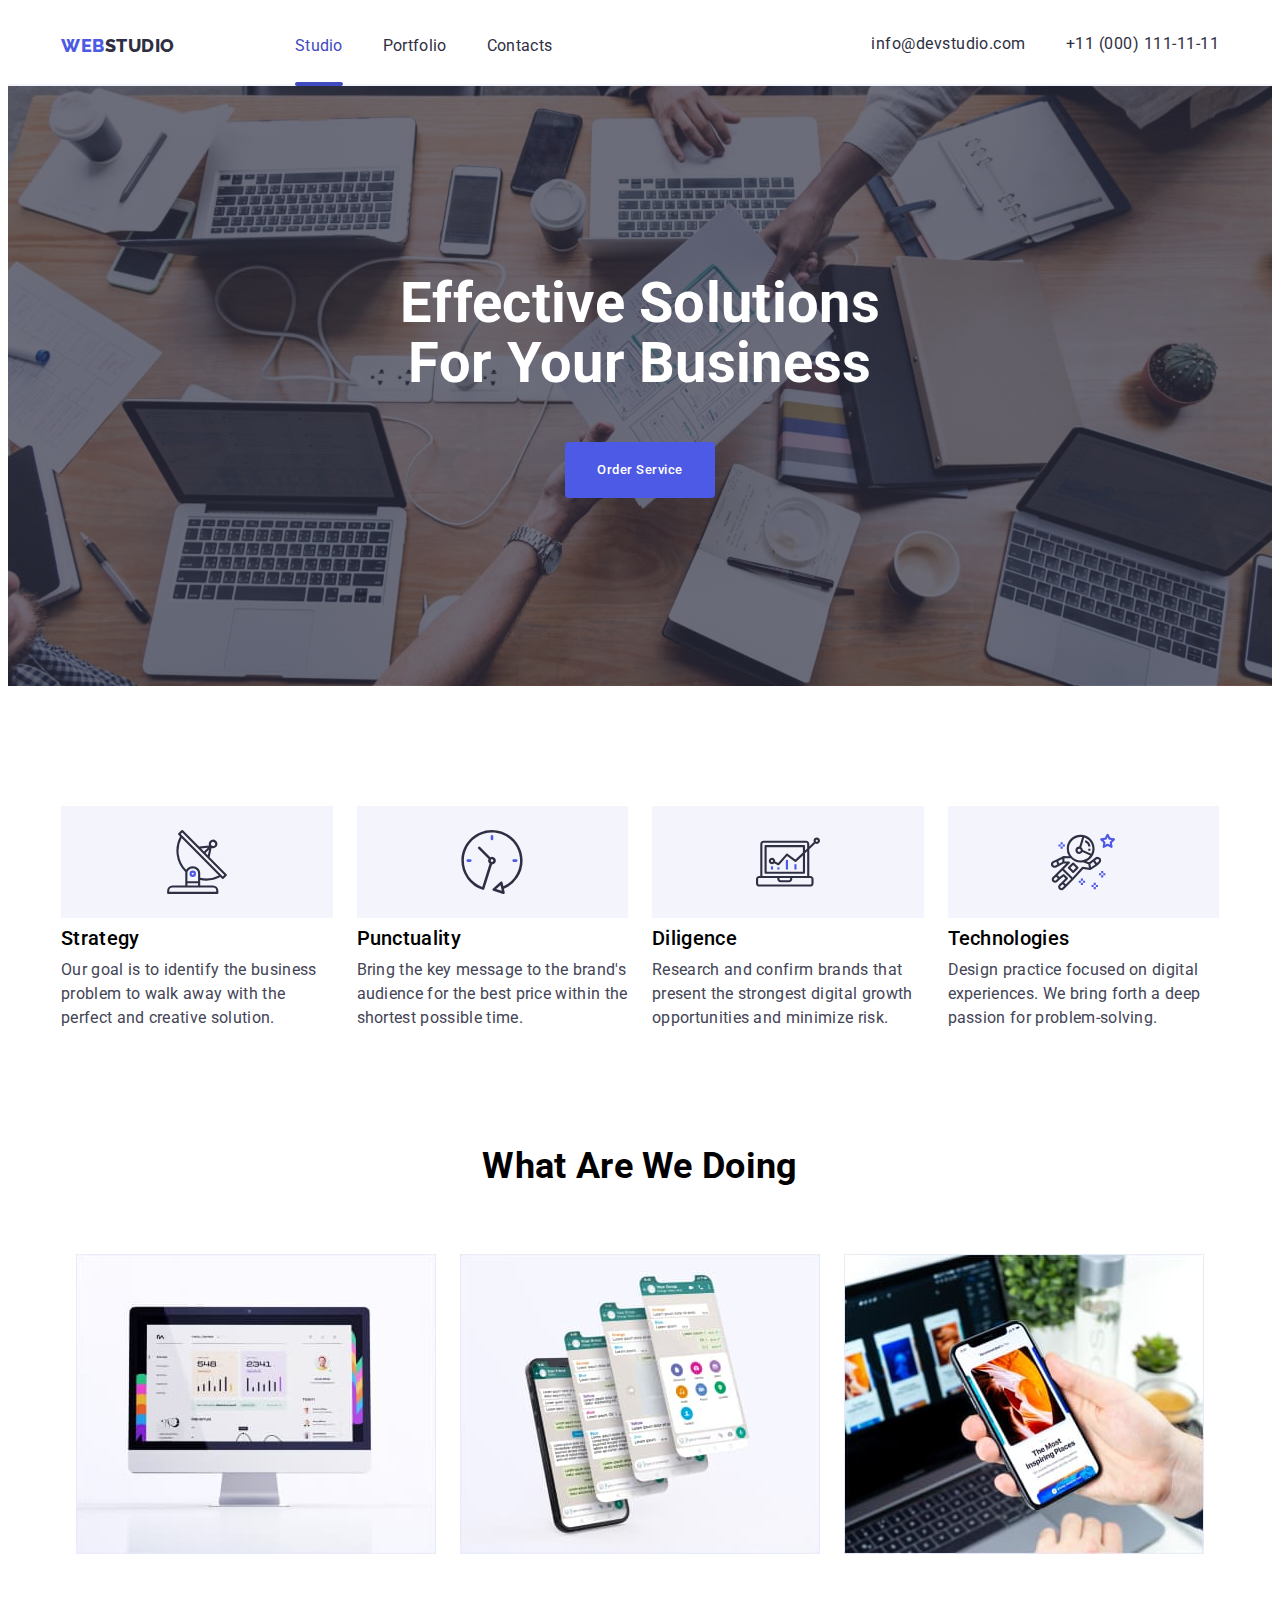
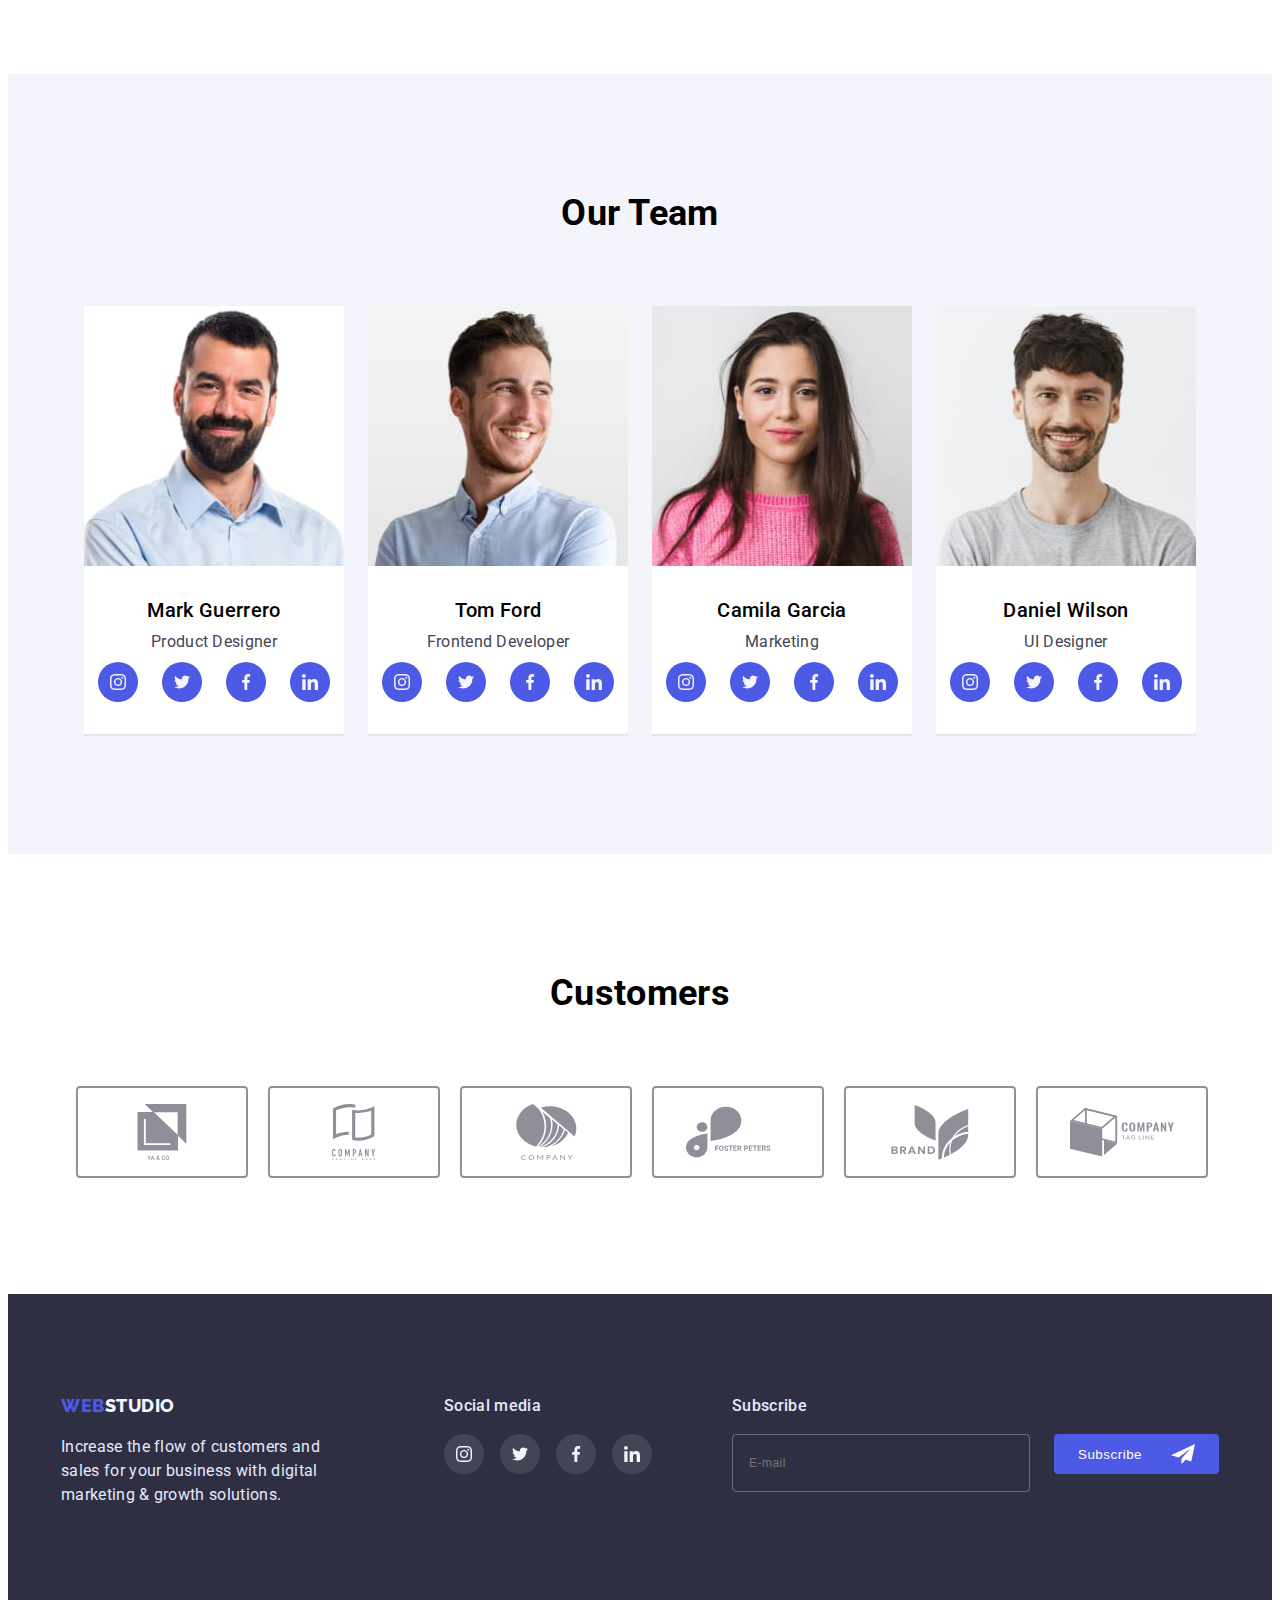
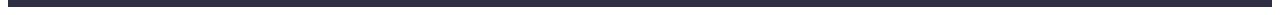
<file: index.html>
<!DOCTYPE html>
<html lang="en">
  <head>
    <meta charset="UTF-8" />
    <meta http-equiv="X-UA-Compatible" content="IE=edge" />
    <meta name="viewport" content="width=device-width, initial-scale=1.0" />
    <title>Module 1.1</title>
    <link rel="stylesheet" href="./css/styles.css" />
    <link rel="preconnect" href="https://fonts.googleapis.com" />
    <link rel="preconnect" href="https://fonts.gstatic.com" crossorigin />
    <link
      href="https://fonts.googleapis.com/css2?family=Raleway:wght@800&family=Roboto:wght@400;500;700&display=swap"
      rel="stylesheet"
    />
    <link
      rel="stylesheet"
      href="https://cdnjs.cloudflare.com/ajax/libs/modern-normalize/1.1.0/modern-normalize.min.css"
      integrity="sha512-wpPYUAdjBVSE4KJnH1VR1HeZfpl1ub8YT/NKx4PuQ5NmX2tKuGu6U/JRp5y+Y8XG2tV+wKQpNHVUX03MfMFn9Q=="
      crossorigin="anonymous"
      referrerpolicy="no-referrer"
    />
  </head>
  <body>
    <header class="navig">
      <div class="container navig-container">
        <nav class="navig-nav">
          <a href="./index.html" class="link header-link">
            <span class="web">Web</span><span class="web-studio">Studio</span>
          </a>

          <ul class="list header-list">
            <li>
              <a href="./index.html" class="header-link header-navig">Studio</a>
            </li>
            <li>
              <a href="./portfolio.html" class="link header-link">Portfolio</a>
            </li>
            <li>
              <a href="#" class="link header-link">Contacts</a>
            </li>
          </ul>
        </nav>

        <ul class="list contakt-box">
          <li class="header-kontakt">
            <a class="link header-link-cont" href="mailto:info@devstudio.com"
              >info@devstudio.com</a
            >
          </li>
          <li class="header-kontakt">
            <a class="link header-link-cont" href="tel:+110001111111"
              >+11 (000) 111-11-11</a
            >
          </li>
        </ul>
        <button
          type="button"
          class="link menu-open js-open-menu"
          aria-expanded="false"
          aria-controls="mobile-menu"
        >
          <svg class="header-icon" width="32" height="22">
            <use href="./images/icons.svg#icon-menu"></use>
          </svg>
        </button>
      </div>

      <div class="menu js-menu-container is-open" id="mobile-menu">
        <div class="menu-conteiner">          
            <button class="menu-close js-close-menu" type="button">
              <svg width="8" height="8">
                <use href="./images/icons.svg#icon-close-black-18dp"></use>
              </svg>
            </button>
          

            <ul class="list menu-list">
              <li>
                <a href="./index.html" class="menu-navig">Studio</a>
              </li>
              <li>
                <a href="./portfolio.html" class="link menu-link">Portfolio</a>
              </li>
              <li>
                <a href="#" class="link menu-link">Contacts</a>
              </li>
            </ul>
          

          <div class="menu-kontakt">
            <ul class="list menu-box">
              <li>
                <a class="link menu-cont" href="tel:+110001111111"
                  >+11 (000) 111-11-11</a
                >
              </li>
              <li>
                <a class="link menu-link-cont" href="mailto:info@devstudio.com"
                  >info@devstudio.com</a
                >
              </li>
            </ul>
            
            <ul class="menu-soc-list list">
              <li class="team-soc-item">
                <a href="" class="team-soc-link link">
                  <svg class="team-soc-icon" width="16" height="16">
                    <use href="./images/icons.svg#icon-instagram"></use>
                  </svg>
                </a>
              </li>
              <li class="team-soc-item">
                <a href="" class="team-soc-link link">
                  <svg class="team-soc-icon" width="16" height="16">
                    <use href="./images/icons.svg#icon-twitter"></use>
                  </svg>
                </a>
              </li>
              <li class="team-soc-item">
                <a href="" class="team-soc-link link">
                  <svg class="team-soc-icon" width="16" height="16">
                    <use href="./images/icons.svg#icon-facebook"></use>
                  </svg>
                </a>
              </li>
              <li class="team-soc-item">
                <a href="" class="team-soc-link link">
                  <svg class="team-soc-icon" width="16" height="16">
                    <use href="./images/icons.svg#icon-linkedin"></use>
                  </svg>
                </a>
              </li>
            </ul>
          </div>
        </div>
      </div>
    </header>

    <main>
      <section class="herov">
        <div class="container herov-box">
          <h1 class="herov-text">Effective Solutions for Your Business</h1>
          <button type="button" class="herov-btn" data-modal-open>
            Order Service
          </button>
        </div>
      </section>

      <section class="privil">
        <div class="container">
          <h2 hidden>privileges</h2>
          <ul class="list privil-box">
            <li>
              <div class="privil-item">
                <svg class="privil-icon" width="64" height="64">
                  <use href="./images/icons.svg#icon-antenna"></use>
                </svg>
              </div>
              <h3 class="privil-titel">Strategy</h3>
              <p class="privil-paragraph">
                Our goal is to identify the business problem to walk away with
                the perfect and creative solution.
              </p>
            </li>
            <li>
              <div class="privil-item">
                <svg class="privil-icon" width="64" height="64">
                  <use href="./images/icons.svg#icon-clock"></use>
                </svg>
              </div>
              <h3 class="privil-titel">Punctuality</h3>
              <p class="privil-paragraph">
                Bring the key message to the brand's audience for the best price
                within the shortest possible time.
              </p>
            </li>
            <li>
              <div class="privil-item">
                <svg class="privil-icon" width="64" height="64">
                  <use href="./images/icons.svg#icon-diagram"></use>
                </svg>
              </div>
              <h3 class="privil-titel">Diligence</h3>
              <p class="privil-paragraph">
                Research and confirm brands that present the strongest digital
                growth opportunities and minimize risk.
              </p>
            </li>
            <li>
              <div class="privil-item">
                <svg class="privil-icon" width="64" height="64">
                  <use href="./images/icons.svg#icon-astronaut"></use>
                </svg>
              </div>
              <h3 class="privil-titel">Technologies</h3>
              <p class="privil-paragraph privil-paragraph-last">
                Design practice focused on digital experiences. We bring forth a
                deep passion for problem-solving.
              </p>
            </li>
          </ul>
        </div>
      </section>

      <section class="doing">
        <div class="container">
          <h2 class="doing-text">What are we doing</h2>
          <ul class="list doing-box">
            <li>
              <img
                srcset="./images/img.jpg 1x, ./images/img2x.jpg 2x"
                width="360"
                height="300"
                src="./images/img.jpg"
                alt="device"
                class="doing-img"
              />
            </li>
            <li>
              <img
                srcset="
                  ./images/rectangle71.jpg    1x,
                  ./images/rectangle71_2x.jpg 2x
                "
                width="360"
                height="300"
                src="./images/rectangle71.jpg"
                alt="device"
                class="doing-img"
              />
            </li>
            <li>
              <img
                srcset="
                  ./images/rectangle711.jpg    1x,
                  ./images/rectangle711_2x.jpg 2x
                "
                width="360"
                height="300"
                src="./images/rectangle711.jpg"
                alt="device"
                class="doing-img"
              />
            </li>
          </ul>
        </div>
      </section>

      <section class="team">
        <div class="container">
          <h2 class="team-text">Our Team</h2>
          <ul class="list team-box">
            <li class="team-item">
              <img
                srcset="./images/img1.jpg 1x, ./images/img1_2x.jpg 2x"
                width="260"
                height="260"
                src="./images/img1.jpg"
                alt="men"
                class="team-img"
              />
              <div class="team-list">
                <h3 class="team-titel">Mark Guerrero</h3>
                <p class="team-paragraph">Product Designer</p>
                <ul class="team-soc-list list">
                  <li class="team-soc-item">
                    <a href="" class="team-soc-link link">
                      <svg class="team-soc-icon" width="16" height="16">
                        <use href="./images/icons.svg#icon-instagram"></use>
                      </svg>
                    </a>
                  </li>
                  <li class="team-soc-item">
                    <a href="" class="team-soc-link link">
                      <svg class="team-soc-icon" width="16" height="16">
                        <use href="./images/icons.svg#icon-twitter"></use>
                      </svg>
                    </a>
                  </li>
                  <li class="team-soc-item">
                    <a href="" class="team-soc-link link">
                      <svg class="team-soc-icon" width="16" height="16">
                        <use href="./images/icons.svg#icon-facebook"></use>
                      </svg>
                    </a>
                  </li>
                  <li class="team-soc-item">
                    <a href="" class="team-soc-link link">
                      <svg class="team-soc-icon" width="16" height="16">
                        <use href="./images/icons.svg#icon-linkedin"></use>
                      </svg>
                    </a>
                  </li>
                </ul>
              </div>
            </li>
            <li class="team-item">
              <img
                srcset="./images/img2.jpg 1x, ./images/img2_2x.jpg 2x"
                width="260"
                height="260"
                src="./images/img2.jpg"
                alt="men"
                class="team-img"
              />
              <div class="team-list">
                <h3 class="team-titel">Tom Ford</h3>
                <p class="team-paragraph">Frontend Developer</p>
                <ul class="team-soc-list list">
                  <li class="team-soc-item">
                    <a href="" class="team-soc-link link">
                      <svg class="team-soc-icon" width="16" height="16">
                        <use href="./images/icons.svg#icon-instagram"></use>
                      </svg>
                    </a>
                  </li>
                  <li class="team-soc-item">
                    <a href="" class="team-soc-link link">
                      <svg class="team-soc-icon" width="16" height="16">
                        <use href="./images/icons.svg#icon-twitter"></use>
                      </svg>
                    </a>
                  </li>
                  <li class="team-soc-item">
                    <a href="" class="team-soc-link link">
                      <svg class="team-soc-icon" width="16" height="16">
                        <use href="./images/icons.svg#icon-facebook"></use>
                      </svg>
                    </a>
                  </li>
                  <li class="team-soc-item">
                    <a href="" class="team-soc-link link">
                      <svg class="team-soc-icon" width="16" height="16">
                        <use href="./images/icons.svg#icon-linkedin"></use>
                      </svg>
                    </a>
                  </li>
                </ul>
              </div>
            </li>
            <li class="team-item">
              <img
                srcset="./images/img3.jpg 1x, ./images/img3_2x.jpg 2x"
                width="260"
                height="260"
                src="./images/img3.jpg"
                alt="men"
                class="team-img"
              />

              <div class="team-list">
                <h3 class="team-titel">Camila Garcia</h3>
                <p class="team-paragraph">Marketing</p>
                <ul class="team-soc-list list">
                  <li class="team-soc-item">
                    <a href="" class="team-soc-link link">
                      <svg class="team-soc-icon" width="16" height="16">
                        <use href="./images/icons.svg#icon-instagram"></use>
                      </svg>
                    </a>
                  </li>
                  <li class="team-soc-item">
                    <a href="" class="team-soc-link link">
                      <svg class="team-soc-icon" width="16" height="16">
                        <use href="./images/icons.svg#icon-twitter"></use>
                      </svg>
                    </a>
                  </li>
                  <li class="team-soc-item">
                    <a href="" class="team-soc-link link">
                      <svg class="team-soc-icon" width="16" height="16">
                        <use href="./images/icons.svg#icon-facebook"></use>
                      </svg>
                    </a>
                  </li>
                  <li class="team-soc-item">
                    <a href="" class="team-soc-link link">
                      <svg class="team-soc-icon" width="16" height="16">
                        <use href="./images/icons.svg#icon-linkedin"></use>
                      </svg>
                    </a>
                  </li>
                </ul>
              </div>
            </li>
            <li class="team-item">
              <img
                srcset="./images/img4.jpg 1x, ./images/img4_2x.jpg 2x"
                width="260"
                height="260"
                src="./images/img4.jpg"
                alt="men"
                class="team-img"
              />
              <div class="team-list">
                <h3 class="team-titel">Daniel Wilson</h3>
                <p class="team-paragraph">UI Designer</p>
                <ul class="team-soc-list list">
                  <li class="team-soc-item">
                    <a href="" class="team-soc-link link">
                      <svg class="team-soc-icon" width="16" height="16">
                        <use href="./images/icons.svg#icon-instagram"></use>
                      </svg>
                    </a>
                  </li>
                  <li class="team-soc-item">
                    <a href="" class="team-soc-link link">
                      <svg class="team-soc-icon" width="16" height="16">
                        <use href="./images/icons.svg#icon-twitter"></use>
                      </svg>
                    </a>
                  </li>
                  <li class="team-soc-item">
                    <a href="" class="team-soc-link link">
                      <svg class="team-soc-icon" width="16" height="16">
                        <use href="./images/icons.svg#icon-facebook"></use>
                      </svg>
                    </a>
                  </li>
                  <li class="team-soc-item">
                    <a href="" class="team-soc-link link">
                      <svg class="team-soc-icon" width="16" height="16">
                        <use href="./images/icons.svg#icon-linkedin"></use>
                      </svg>
                    </a>
                  </li>
                </ul>
              </div>
            </li>
          </ul>
        </div>
      </section>

      <section class="customers container">
        <h2 class="cusromers-titel">Customers</h2>
        <ul class="list customers-list">
          <li class="customers-item">
            <a href="#" class="customers-link">
              <svg class="customers-icon" width="104" height="56">
                <use href="./images/icons.svg#icon-group"></use>
              </svg>
            </a>
          </li>
          <li class="customers-item">
            <a href="#" class="customers-link">
              <svg class="customers-icon" width="104" height="56">
                <use href="./images/icons.svg#icon-group1"></use>
              </svg>
            </a>
          </li>
          <li class="customers-item">
            <a href="#" class="customers-link">
              <svg class="customers-icon" width="104" height="56">
                <use href="./images/icons.svg#icon-group2"></use>
              </svg>
            </a>
          </li>
          <li class="customers-item">
            <a href="#" class="customers-link">
              <svg class="customers-icon" width="104" height="56">
                <use href="./images/icons.svg#icon-group3"></use>
              </svg>
            </a>
          </li>
          <li class="customers-item">
            <a href="#" class="customers-link">
              <svg class="customers-icon" width="104" height="56">
                <use href="./images/icons.svg#icon-group4"></use>
              </svg>
            </a>
          </li>
          <li class="customers-item">
            <a href="#" class="customers-link">
              <svg class="customers-icon" width="104" height="56">
                <use href="./images/icons.svg#icon-group5"></use>
              </svg>
            </a>
          </li>
        </ul>
      </section>
    </main>

    <footer class="footer">
      <div class="footer-cont container">
        <div class="footer-box">
          <a href="./index.html" class="link footer-link"
            ><span class="web">Web</span
            ><span class="web-studio-foot">Studio</span>
          </a>
          <p class="footer-paragraph">
            Increase the flow of customers and sales for your business with
            digital marketing & growth solutions.
          </p>
        </div>
        <div class="footer-social">
          <p class="footer-media">Social media</p>
          <ul class="footer-soc-list list">
            <li class="footer-soc-item">
              <a href="" class="footer-soc-link link">
                <svg class="footer-soc-icon" width="16" height="16">
                  <use href="./images/icons.svg#icon-instagram"></use>
                </svg>
              </a>
            </li>
            <li class="footer-soc-item">
              <a href="" class="footer-soc-link link">
                <svg class="footer-soc-icon" width="16" height="16">
                  <use href="./images/icons.svg#icon-twitter"></use>
                </svg>
              </a>
            </li>
            <li class="footer-soc-item">
              <a href="" class="footer-soc-link link">
                <svg class="footer-soc-icon" width="16" height="16">
                  <use href="./images/icons.svg#icon-facebook"></use>
                </svg>
              </a>
            </li>
            <li class="footer-soc-item">
              <a href="" class="footer-soc-link link">
                <svg class="footer-soc-icon" width="16" height="16">
                  <use href="./images/icons.svg#icon-linkedin"></use>
                </svg>
              </a>
            </li>
          </ul>
        </div>
        <div>
          <p class="footer-media">Subscribe</p>
          <form class="footer-box-input">
            <input
              type="email"
              name="email"
              class="footer-input"
              placeholder="E-mail"
            />

            <button type="submit" class="footer-but">
              Subscribe
              <svg width="24" height="24" class="footer-icon">
                <use href="./images/icons.svg#icon-twit"></use>
              </svg>
            </button>
          </form>
        </div>
      </div>
    </footer>

    <div class="backdrop is-hidden" data-modal>
      <div class="modal">
        <button class="modal-close" type="button" data-modal-close>
          <svg width="8" height="8">
            <use href="./images/icons.svg#icon-close-black-18dp"></use>
          </svg>
        </button>
        <p class="modal-text">Leave your contacts and we will call you back</p>
        <form class="modal-form">
          <label class="modal-label" for="user-name"
            >Name

            <input
              type="text"
              name="user-name"
              id="user-name"
              class="modal-input modal-input-cursor"
              required
            />
            <svg class="modal-icon" width="18" height="18">
              <use href="./images/icons.svg#icon-person"></use>
            </svg>
          </label>

          <label class="modal-label" for="user-tel"
            >Phone

            <input
              type="tel"
              name="user-tel"
              id="user-tel"
              class="modal-input modal-input-cursor"
              required
            />
            <svg class="modal-icon" width="18" height="24">
              <use href="./images/icons.svg#icon-phone"></use>
            </svg>
          </label>

          <label class="modal-label" for="user-email"
            >Email

            <input
              type="email"
              name="user-email"
              id="user-email"
              class="modal-input modal-input-cursor"
              required
            />
            <svg class="modal-icon" width="18" height="24">
              <use href="./images/icons.svg#icon-email"></use>
            </svg>
          </label>

          <label class="modal-label" for="user-comit"
            >Comment

            <textarea
              name="user-comit"
              id="user-comit"
              class="modal-textarea modal-input"
              placeholder="Text input"
            ></textarea>
          </label>

          <div class="modal-checbox-box">
            <input
              type="checkbox"
              name="policy"
              id="policy"
              value="true"
              class="chec-policy"
              required
            />
            <label for="policy" class="modal-text-checbox">
              <span>
                <svg class="icon-chec" whidth="10" height="8">
                  <use href="./images/icons.svg#icon-Vector"></use>
                </svg>
              </span>
              <p>
                I accept the terms and conditions of the
                <a href="#">Privacy Policy</a>
              </p>
            </label>
          </div>
          <button type="submit" class="modal-but">Send</button>
        </form>
      </div>
    </div>
    <script src="./js/modal.js"></script>
    <script src="./js/mobile-menu.js"></script>
  </body>
</html>
</file>
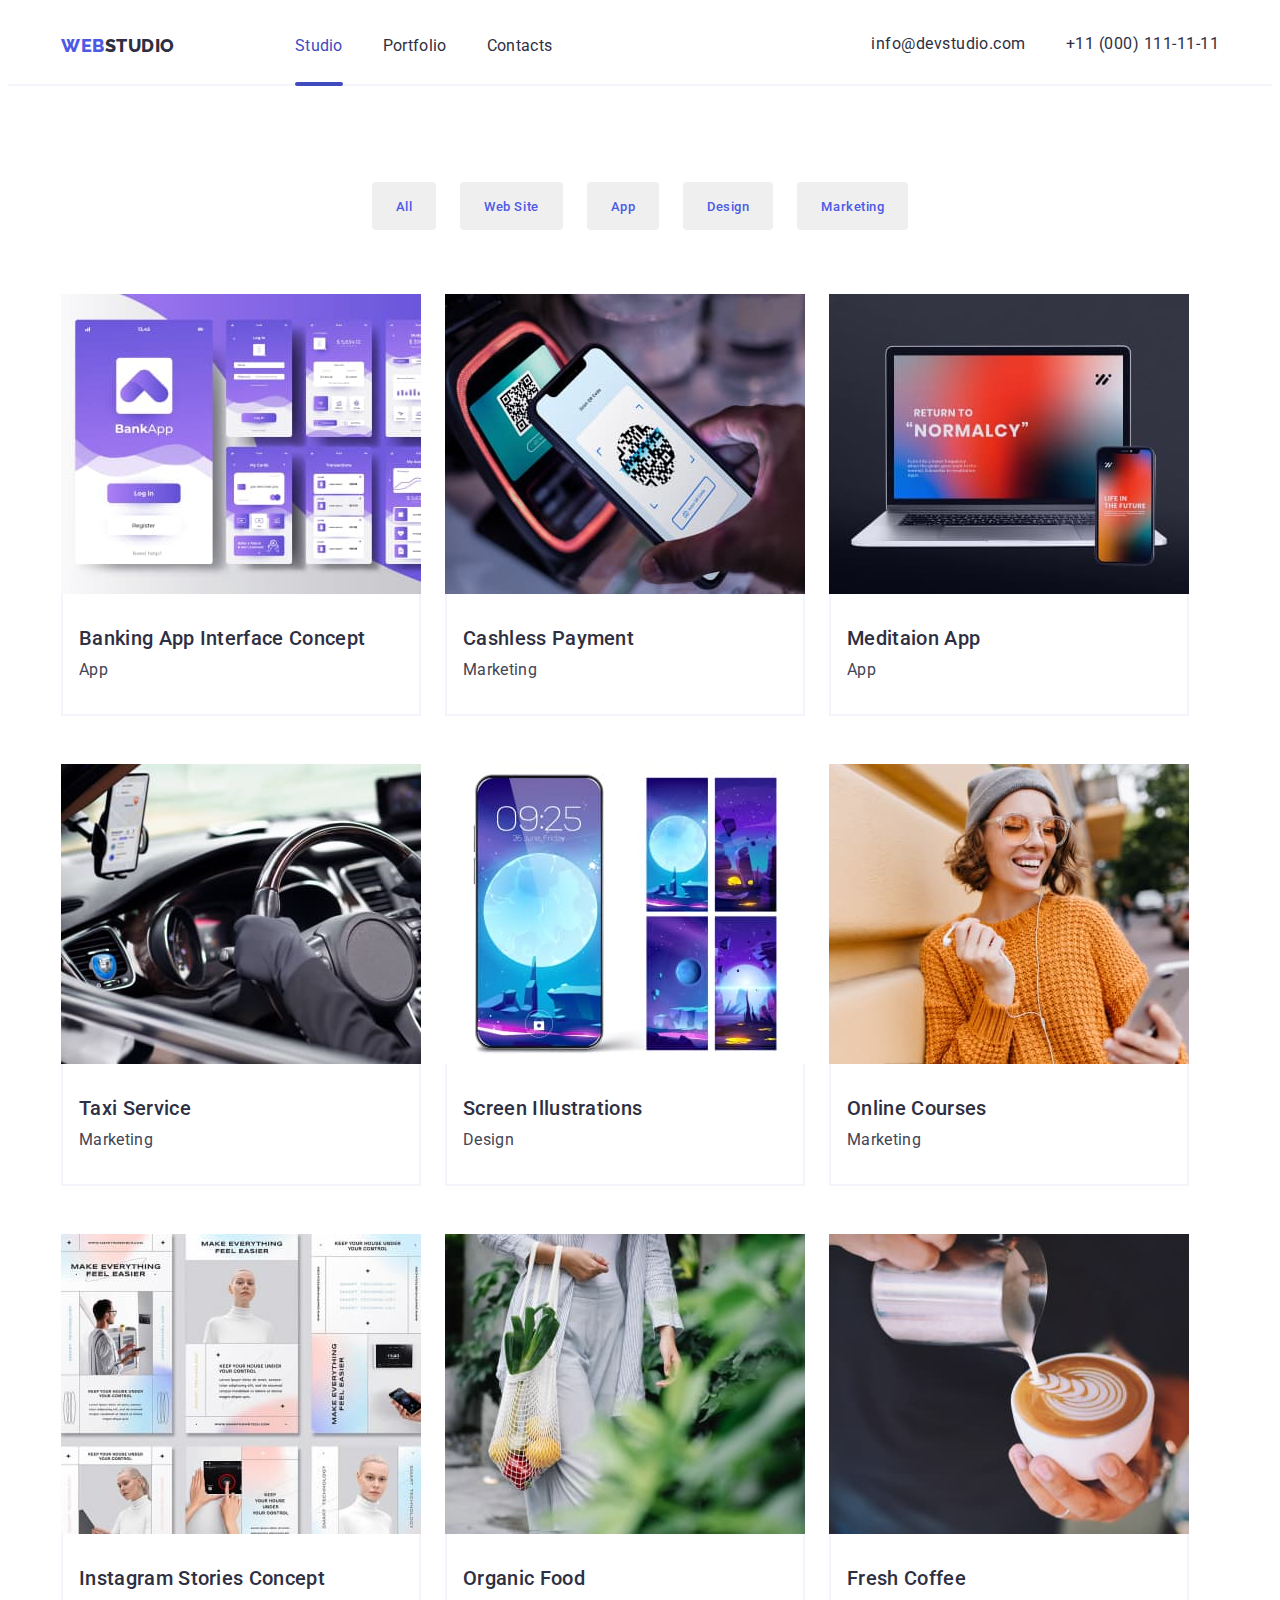
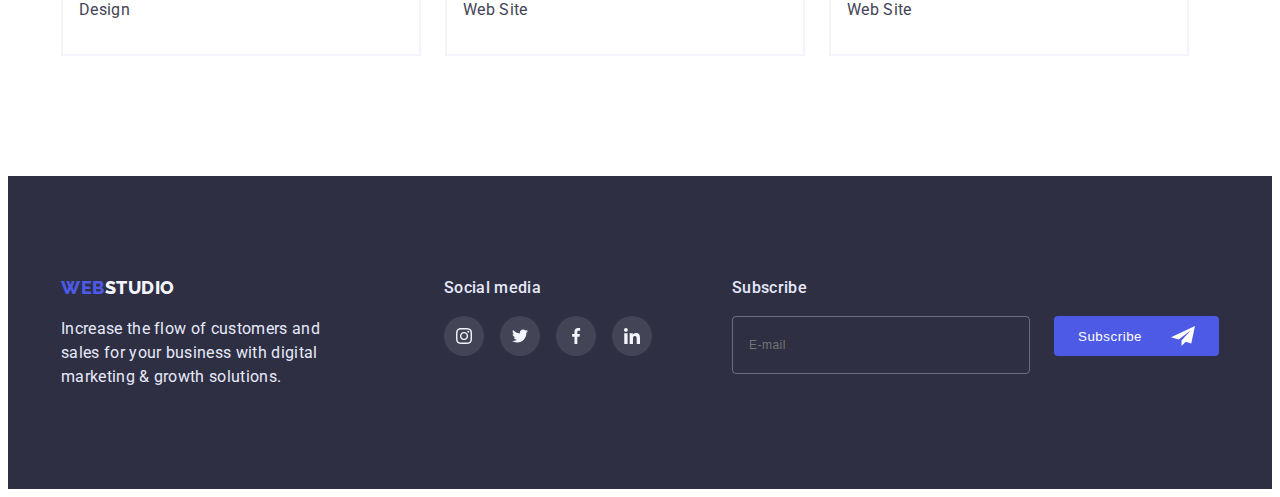
<file: portfolio.html>
<!DOCTYPE html>
<html lang="en">
  <head>
    <meta charset="UTF-8" />
    <meta http-equiv="X-UA-Compatible" content="IE=edge" />
    <meta name="viewport" content="width=device-width, initial-scale=1.0" />
    <title>Module 1.1</title>
    <link rel="stylesheet" href="./css/styles.css" />
    <link rel="preconnect" href="https://fonts.googleapis.com" />
    <link rel="preconnect" href="https://fonts.gstatic.com" crossorigin />
    <link
      href="https://fonts.googleapis.com/css2?family=Raleway:wght@800&family=Roboto:wght@400;500;700&display=swap"
      rel="stylesheet"
    />    
    <link
      rel="stylesheet"
      href="https://cdnjs.cloudflare.com/ajax/libs/modern-normalize/1.1.0/modern-normalize.min.css"
      integrity="sha512-wpPYUAdjBVSE4KJnH1VR1HeZfpl1ub8YT/NKx4PuQ5NmX2tKuGu6U/JRp5y+Y8XG2tV+wKQpNHVUX03MfMFn9Q=="
      crossorigin="anonymous"
      referrerpolicy="no-referrer"
    />
  </head>

  <body>
    <header class="navig">
      <div class="container navig-container">
        <nav class="navig-nav">
          <a href="./index.html" class="link header-link">
            <span class="web">Web</span><span class="web-studio">Studio</span>
          </a>

          <ul class="list header-list">
            <li>
              <a href="./index.html" class="header-link header-navig">Studio</a>
            </li>
            <li>
              <a href="./portfolio.html" class="link header-link">Portfolio</a>
            </li>
            <li>
              <a href="#" class="link header-link">Contacts</a>
            </li>
          </ul>
        </nav>

        <ul class="list contakt-box">
          <li class="header-kontakt">
            <a class="link header-link-cont" href="mailto:info@devstudio.com"
              >info@devstudio.com</a
            >
          </li>
          <li class="header-kontakt">
            <a class="link header-link-cont" href="tel:+110001111111"
              >+11 (000) 111-11-11</a
            >
          </li>
        </ul>
        <button
          type="button"
          class="link menu-open js-open-menu"
          aria-expanded="false"
          aria-controls="mobile-menu"
        >
          <svg class="header-icon" width="32" height="22">
            <use href="./images/icons.svg#icon-menu"></use>
          </svg>
        </button>
      </div>

      <div class="menu js-menu-container is-open" id="mobile-menu">
        <div class="menu-conteiner">          
            <button class="menu-close js-close-menu" type="button">
              <svg width="8" height="8">
                <use href="./images/icons.svg#icon-close-black-18dp"></use>
              </svg>
            </button>
          

            <ul class="list menu-list">
              <li>
                <a href="./index.html" class="link menu-link">Studio</a>
              </li>
              <li>
                <a href="./portfolio.html" class="menu-navig">Portfolio</a>
              </li>
              <li>
                <a href="#" class="link menu-link">Contacts</a>
              </li>
            </ul>
          

          <div class="menu-kontakt">
            <ul class="list menu-box">
              <li>
                <a class="link menu-cont" href="tel:+110001111111"
                  >+11 (000) 111-11-11</a
                >
              </li>
              <li>
                <a class="link menu-link-cont" href="mailto:info@devstudio.com"
                  >info@devstudio.com</a
                >
              </li>
            </ul>
            
            <ul class="menu-soc-list list">
              <li class="team-soc-item">
                <a href="" class="team-soc-link link">
                  <svg class="team-soc-icon" width="16" height="16">
                    <use href="./images/icons.svg#icon-instagram"></use>
                  </svg>
                </a>
              </li>
              <li class="team-soc-item">
                <a href="" class="team-soc-link link">
                  <svg class="team-soc-icon" width="16" height="16">
                    <use href="./images/icons.svg#icon-twitter"></use>
                  </svg>
                </a>
              </li>
              <li class="team-soc-item">
                <a href="" class="team-soc-link link">
                  <svg class="team-soc-icon" width="16" height="16">
                    <use href="./images/icons.svg#icon-facebook"></use>
                  </svg>
                </a>
              </li>
              <li class="team-soc-item">
                <a href="" class="team-soc-link link">
                  <svg class="team-soc-icon" width="16" height="16">
                    <use href="./images/icons.svg#icon-linkedin"></use>
                  </svg>
                </a>
              </li>
            </ul>
          </div>
        </div>
      </div>
    </header>
    </header>

    <main class="navigator">
      <section class="container">        
          <h1 hidden>navigator</h1>
          <ul class="list navigator-but">
            <li><button type="button" class="por-but">All</button></li>
            <li><button type="button" class="por-but">Web Site</button></li>
            <li><button type="button" class="por-but">App</button></li>
            <li><button type="button" class="por-but">Design</button></li>
            <li><button type="button" class="por-but">Marketing</button></li>
          </ul>

          <ul class="list navigator-list">
            <li>
              <a href="./portfolio.html" class="link navigator-item">
                <div class="por-animativ">
                  <picture>
                    <source srcset="./images/img5_mob.jpg 1x,
                    ./images/img5_mob_2x.jpg 2x"
                    media="(max-width: 767px)"/>
                    <source srcset="./images/img5.jpg 1x,
                    ./images/img5_2x.jpg 2x"
                    media="(min-width: 768px)"/>
                    <img
                    width="360"
                    height="300"
                    src="./images/img5.jpg"
                    alt="Banking App Interface Concept"
                    class="por-img"
                    />
                  </picture>
                  <p class="por-animativ-text">14 Stylish and User-Friendly App Design Concepts · Task Manager App · Calorie Tracker App · Exotic Fruit Ecommerce App · Cloud Storage App</p>
                </div >
                <div class="navigator-text-box">
                  <h2 class="por-titel">Banking App Interface Concept</h2>
                  <p class="por-paragraph">App</p>
                </div>
              </a>
            </li>
            <li>
              <a href="./portfolio.html" class="link navigator-item">
                <div class="por-animativ">
                  <picture>
                    <source srcset="./images/img6_mob.jpg 1x,
                    ./images/img6_mob_2x.jpg 2x"
                    media="(max-width: 767px)"/>
                    <source srcset="./images/img6.jpg 1x,
                    ./images/img6_2x.jpg 2x"
                    media="(min-width: 768px)"/>
                    <img
                    width="360"
                    height="300"
                    src="./images/img6.jpg"
                    alt="Banking App Interface Concept"
                    class="por-img"
                    />
                  </picture>
                  <p class="por-animativ-text">14 Stylish and User-Friendly App Design Concepts · Task Manager App · Calorie Tracker App · Exotic Fruit Ecommerce App · Cloud Storage App</p>
                </div >
                <div class="navigator-text-box">
                  <h2 class="por-titel">Cashless Payment</h2>
                  <p class="por-paragraph">Marketing</p>
                </div>
              </a>
            </li>
            <li>
              <a href="./portfolio.html" class="link navigator-item">
                <div class="por-animativ">
                  <picture>
                    <source srcset="./images/img7_mob.jpg 1x,
                    ./images/img7_mob_2x.jpg 2x"
                    media="(max-width: 767px)"/>
                    <source srcset="./images/img7.jpg 1x,
                    ./images/img7_2x.jpg 2x"
                    media="(min-width: 768px)"/>
                    <img
                    width="360"
                    height="300"
                    src="./images/img7.jpg"
                    alt="Banking App Interface Concept"
                    class="por-img"
                    />
                  </picture>
                  <p class="por-animativ-text">14 Stylish and User-Friendly App Design Concepts · Task Manager App · Calorie Tracker App · Exotic Fruit Ecommerce App · Cloud Storage App</p>
                </div >
                <div class="navigator-text-box">
                  <h2 class="por-titel">Meditaion App</h2>
                  <p class="por-paragraph">App</p>
                </div>
              </a>
            </li>
            <li>
              <a href="./portfolio.html" class="link navigator-item">
                <div class="por-animativ">
                  <picture>
                    <source srcset="./images/img8_mob.jpg 1x,
                    ./images/img8_mob_2x.jpg 2x"
                    media="(max-width: 767px)"/>
                    <source srcset="./images/img8.jpg 1x,
                    ./images/img8_2x.jpg 2x"
                    media="(min-width: 768px)"/>
                    <img
                    width="360"
                    height="300"
                    src="./images/img8.jpg"
                    alt="Banking App Interface Concept"
                    class="por-img"
                    />
                  </picture>
                  <p class="por-animativ-text">14 Stylish and User-Friendly App Design Concepts · Task Manager App · Calorie Tracker App · Exotic Fruit Ecommerce App · Cloud Storage App</p>
                </div >
                <div class="navigator-text-box">
                  <h2 class="por-titel">Taxi Service</h2>
                  <p class="por-paragraph">Marketing</p>
                </div>
              </a>
            </li>
            <li>
              <a href="./portfolio.html" class="link navigator-item">
                <div class="por-animativ">
                  <picture>
                    <source srcset="./images/img9_mob.jpg 1x,
                    ./images/img9_mob_2x.jpg 2x"
                    media="(max-width: 767px)"/>
                    <source srcset="./images/img9.jpg 1x,
                    ./images/img9_2x.jpg 2x"
                    media="(min-width: 768px)"/>
                    <img
                    width="360"
                    height="300"
                    src="./images/img9.jpg"
                    alt="Banking App Interface Concept"
                    class="por-img"
                    />
                  </picture>
                  <p class="por-animativ-text">14 Stylish and User-Friendly App Design Concepts · Task Manager App · Calorie Tracker App · Exotic Fruit Ecommerce App · Cloud Storage App</p>
                </div >
                <div class="navigator-text-box">
                  <h2 class="por-titel">Screen Illustrations</h2>
                  <p class="por-paragraph">Design</p>
                </div>
              </a>
            </li>
            <li>
              <a href="./portfolio.html" class="link navigator-item">
                <div class="por-animativ">
                  <picture>
                    <source srcset="./images/img10_mob.jpg 1x,
                    ./images/img10_mob_2x.jpg 2x"
                    media="(max-width: 767px)"/>
                    <source srcset="./images/img10.jpg 1x,
                    ./images/img10_2x.jpg 2x"
                    media="(min-width: 768px)"/>
                    <img
                    width="360"
                    height="300"
                    src="./images/img10.jpg"
                    alt="Banking App Interface Concept"
                    class="por-img"
                    />
                  </picture>
                  <p class="por-animativ-text">14 Stylish and User-Friendly App Design Concepts · Task Manager App · Calorie Tracker App · Exotic Fruit Ecommerce App · Cloud Storage App</p>
                </div >
                <div class="navigator-text-box">
                  <h2 class="por-titel">Online Courses</h2>
                  <p class="por-paragraph">Marketing</p>
                </div>
              </a>
            </li>
            <li>
              <a href="./portfolio.html" class="link navigator-item">
                <div class="por-animativ">
                  <picture>
                    <source srcset="./images/img11_mob.jpg 1x,
                    ./images/img11_mob_2x.jpg 2x"
                    media="(max-width: 767px)"/>
                    <source srcset="./images/img11.jpg 1x,
                    ./images/img11_2x.jpg 2x"
                    media="(min-width: 768px)"/>
                    <img
                    width="360"
                    height="300"
                    src="./images/img11.jpg"
                    alt="Banking App Interface Concept"
                    class="por-img"
                    />
                  </picture>
                  <p class="por-animativ-text">14 Stylish and User-Friendly App Design Concepts · Task Manager App · Calorie Tracker App · Exotic Fruit Ecommerce App · Cloud Storage App</p>
                </div >
                <div class="navigator-text-box">
                  <h2 class="por-titel">Instagram Stories Concept</h2>
                  <p class="por-paragraph">Design</p>
                </div>
              </a>
            </li>
            <li>
              <a href="./portfolio.html" class="link navigator-item">
                <div class="por-animativ">
                  <picture>
                    <source srcset="./images/img12_mob.jpg 1x,
                    ./images/img12_mob_2x.jpg 2x"
                    media="(max-width: 767px)"/>
                    <source srcset="./images/img12.jpg 1x,
                    ./images/img12_2x.jpg 2x"
                    media="(min-width: 768px)"/>
                    <img
                    width="360"
                    height="300"
                    src="./images/img12.jpg"
                    alt="Banking App Interface Concept"
                    class="por-img"
                    />
                  </picture>
                  <p class="por-animativ-text">14 Stylish and User-Friendly App Design Concepts · Task Manager App · Calorie Tracker App · Exotic Fruit Ecommerce App · Cloud Storage App</p>
                </div >
                <div class="navigator-text-box">
                  <h2 class="por-titel">Organic Food</h2>
                  <p class="por-paragraph">Web Site</p>
                </div>
              </a>
            </li>
            <li>
              <a href="./portfolio.html" class="link navigator-item">
                <div class="por-animativ">
                  <picture>
                    <source srcset="./images/img13_mob.jpg 1x,
                    ./images/img13_mob_2x.jpg 2x"
                    media="(max-width: 767px)"/>
                    <source srcset="./images/img13.jpg 1x,
                    ./images/img13_2x.jpg 2x"
                    media="(min-width: 768px)"/>
                    <img
                    width="360"
                    height="300"
                    src="./images/img13.jpg"
                    alt="Banking App Interface Concept"
                    class="por-img"
                    />
                  </picture>
                  <p class="por-animativ-text">14 Stylish and User-Friendly App Design Concepts · Task Manager App · Calorie Tracker App · Exotic Fruit Ecommerce App · Cloud Storage App</p>
                </div >
                <div class="navigator-text-box">
                  <h2 class="por-titel">Fresh Coffee</h2>
                  <p class="por-paragraph">Web Site</p>
                </div>
              </a>
            </li>
          </ul>        
      </section>
    </main>

    
    <footer class="footer">
      <div class="footer-cont container">
        <div class="footer-box">
          <a href="./index.html" class="link footer-link"
            ><span class="web">Web</span
            ><span class="web-studio-foot">Studio</span>
          </a>
          <p class="footer-paragraph">
            Increase the flow of customers and sales for your business with
            digital marketing & growth solutions.
          </p>
        </div>
        <div class="footer-social">
          <p class="footer-media">Social media</p>
          <ul class="footer-soc-list list">
            <li class="footer-soc-item">
              <a href="" class="footer-soc-link link">
                <svg class="footer-soc-icon" width="16" height="16">
                  <use href="./images/icons.svg#icon-instagram"></use>
                </svg>
              </a>
            </li>
            <li class="footer-soc-item">
              <a href="" class="footer-soc-link link">
                <svg class="footer-soc-icon" width="16" height="16">
                  <use href="./images/icons.svg#icon-twitter"></use>
                </svg>
              </a>
            </li>
            <li class="footer-soc-item">
              <a href="" class="footer-soc-link link">
                <svg class="footer-soc-icon" width="16" height="16">
                  <use href="./images/icons.svg#icon-facebook"></use>
                </svg>
              </a>
            </li>
            <li class="footer-soc-item">
              <a href="" class="footer-soc-link link">
                <svg class="footer-soc-icon" width="16" height="16">
                  <use href="./images/icons.svg#icon-linkedin"></use>
                </svg>
              </a>
            </li>
          </ul>
        </div>
        <div>
          <p class="footer-media">Subscribe</p>
          <form class="footer-box-input">
            <input
              type="email"
              name="email"
              class="footer-input"
              placeholder="E-mail"
            />

            <button type="submit" class="footer-but">
              Subscribe
              <svg width="24" height="24" class="footer-icon">
                <use href="./images/icons.svg#icon-twit"></use>
              </svg>
            </button>
          </form>
        </div>
      </div>
    </footer>

    <script src="./js/mobile-menu.js"></script>
  </body>
</html>
</file>
<file: css/styles.css>
/* global styles */
p,
h1,
h2,
h3,
h4,
h5,
h6{
    margin: 0;
}
ul{
    
    margin: 0;
    padding-left: 0;
}
button{
    cursor: pointer;
    border: none;
    border-radius: 4px;
}
img{
    display: block;
}

:root{
    --titel-text-color: #434455;
    --footer-text-color: #E7E9FC;
    --primary-text-color: #2E2F42;
    --herov-text-color: #FFFFFF;
    --btn-fon-text-color: #4D5AE5;
    --indx-fon-color: #E5E5E5;
    --tem-logo-color: #F4F4FD;
    --link-icon-btn: #404BBF;
    --fut-icov: rgba(255, 255, 255, 0.1);
    --cust-icov: linear-gradient(rgba(46, 47, 66, 0.7), rgba(46, 47, 66, 0.7));
    --fut-icon-hov: #31D0AA;
    --cust-icon-bor: #8E8F99;
    --tra: 250ms cubic-bezier(0.4, 0, 0.2, 1);
    --modal-fon: rgba(46, 47, 66, 0.4);
    --modal-bc: #FCFCFC;
    --modal-bor: rgba(0, 0, 0, 0.1);
    --modal-input: rgba(33, 33, 33, 0.2);
    --footer-input:  rgba(255, 255, 255, 0.3);;
    
}

body{
    font-family: 'Roboto', sans-serif;
    background-color: var( --herov-text-color);
    font-size: 16px;
    line-height: 1.5;
    letter-spacing: 0.02em;
}
.container{
    max-width: 428px;
    width: 100%;
    padding-left: 16px;
    padding-right: 16px;
    margin: 0 auto;
    
}

.header-navig::after{
    content: '';
    width: auto;
    height: 4px;
    background-color: var(--link-icon-btn);
    border-radius: 2px;
    margin-top: 24px;
    display: flex;

} 
.list{
    list-style: none;
}
.link{
    text-decoration: none;
    color: var(--primary-text-color);
    transition: color var(--tra);
}

.link:visited{
    color: var(--primary-text-color);
}
.link:hover,
.link:focus{
    color: var(--link-icon-btn);
}
.por-but:hover,
.por-but:focus,
.por-but:visited{
    background-color: var(--btn-fon-text-color);
    color:var(--herov-text-color);
    box-shadow: 0px 2px 2px 0px #0000001F;
    
}
.navigator-item:hover,
.navigator-item:focus{
    display: block;
    box-shadow: 0px 2px 1px 0px #2E2F4214;
}
.navigator-item:hover .por-animativ-text,
.navigator-item:focus .por-animativ-text{
    transform: translateY(0);
}

.herov-btn:hover,
.herov-btn:focus,
.herov-btn:visited{
    background-color:var(--link-icon-btn);
}


.modal-but:hover,
.modal-but:focus,
.modal-but:visited{
    background-color:var(--link-icon-btn);
}

.footer-but:hover,
.footer-but:focus,
.footer-but:visited{
    background-color:var(--link-icon-btn);
}

.team-soc-link:hover, 
.team-soc-link:focus{
    background-color: var(--link-icon-btn);
}

.customers-link:hover, 
.customers-link:focus{ 
    border: 2px solid var(--link-icon-btn) ;
    color:  var(--link-icon-btn);
}

.footer-soc-link:hover,
.footer-soc-link:focus{
    background-color: var(--fut-icon-hov);
}

.header-icon:hover,
.header-icon:focus{
    stroke: var(--link-icon-btn);
}

.menu-close:hover,
.menu-close:focus,
.modal-close:hover,
.modal-close:focus{
    background-color: var(--link-icon-btn);
    fill: var(--herov-text-color);
}


.modal-input:focus{
    border-color: var(--btn-fon-text-color);
}
.modal-input:focus + .modal-icon{
    fill: var(--btn-fon-text-color);
}
.footer-input:focus{
    border-color: var(--footer-input);
}

.footer{
    background: var(--primary-text-color);
}
.header{
    background: var(--herov-text-color);
}

.web{
    font-family: 'Raleway', sans-serif;
    font-weight: 800;
    font-size: 18px;
    line-height: 1.3;   
    align-items: center;
    letter-spacing: 0.03em;
    text-transform: uppercase;
    color: var(--btn-fon-text-color);
}
.web-studio{
    font-family: 'Raleway', sans-serif;    
    font-weight: 800;
    font-size: 18px;
    line-height: 1.3;
    align-items: center;
    letter-spacing: 0.03em;
    text-transform: uppercase;
}
.web-studio-foot{
    font-family: 'Raleway', sans-serif;    
    font-weight: 800;
    font-size: 18px;
    line-height: 1.3;
    align-items: center;
    letter-spacing: 0.03em;
    text-transform: uppercase;
    color: var(--tem-logo-color);
}


/* header */
.navig{
    background-color: var(--herov-text-color);
    height: 76px;
    border: 2px solid rgb(244, 244, 253);
    border-top: 0;
    border-left: 0;
    border-right: 0; 

}
.header-icon{
}
.navig-nav{
    display: flex;
    align-items: center;
}
.header-list{
    display: none;
}
.navig-container{
    display: flex;
    align-items: center;
    justify-content: space-between;
}

.header-link{ 
    padding-top: 24px;
    padding-bottom: 28px;
    height: 76px;
    display: block;

}

.header-kontakt{  
    color: var(--titel-text-color);
}
.contakt-box{ 
    display: none;
}
.header-navig{
    text-decoration: none;
    color: var(--link-icon-btn);
}
.menu{
    position: fixed;
    z-index: 1;
    top: 0;
    width: 100%;
    height: 100%;
    background-color: var(--herov-text-color);
    transform: translateY(0);
    transition: transform var(--tra);
    overflow-y: scroll;
    display: flex;
}
.menu-conteiner{
    padding: 40px;
    display: flex;
    flex-direction: column;
    width: 100%;
}
.menu-open {
    background-color: transparent;
}
.is-open {
    transform: translateX(100%);
  }
.header-icon {
    stroke: var(--primary-text-color);
    transition: stroke var(--tra);
}
.menu-close {
    position: absolute;
    top: 40px;
    right: 40px;
    background-color: var(--footer-text-color);
    border: 1px solid var(--modal-bor);
    border-radius: 50%;
    width: 24px;
    height: 24px;
    display: flex;
    align-items: center;
    justify-content: center;
    transition: background-color var(--tra), fill var(--tra);
    cursor: pointer;
}
.menu-list {
    margin-top: 40px;
    display: flex;
    flex-direction: column;
    gap: 40px;
}
.menu-link {
    font-weight: 700;
    font-size: 36px;
    line-height: 1.11;
    letter-spacing: 0.02em;
    color: var(--primary-text-color);
    

}
.menu-navig {
    text-decoration: none;
    font-weight: 700;
    font-size: 36px;
    line-height: 1.11;
    letter-spacing: 0.02em;
    color: var(--link-icon-btn);
}
.menu-box {
    display: flex;
    flex-direction: column;
    gap: 40px;
    margin-bottom: 48px;
    
}
.menu-kontakt {
    display: flex;
    flex-direction: column;
    margin-top: auto;
    
    
}
.menu-cont{
    font-weight: 600;
    font-size: 28px;
    line-height: 1.11;
    color: var(--btn-fon-text-color);
}
.menu-link-cont {
    font-weight: 500;
    font-size: 20px;
    line-height: 1.2;    
    color: var(--titel-text-color);

    
}
.menu-soc-list {
    
    display: flex;
    justify-content: space-around;
}


/* herov section  */

.herov{
    margin-left: auto;
    margin-right: auto;
    background: var(--primary-text-color);
    background-image: var(--cust-icov),
        url(../images/people-office-mob.jpg);
    background-repeat: no-repeat;
    background-position: center;
    background-size: cover;
    width: 100%;
    padding-top: 112px;
    padding-bottom: 112px;
}
@media (min-device-pixel-ratio: 2),
(min-resolution: 192dpi),
(min-resolution: 2dppx) {
    .herov{
        background-image: var(--cust-icov),
        url(../images/people-office-mob2x.jpg);
    }
}
.herov-box{
    display: flex;
    align-items: center;
    flex-direction: column;
}
.herov-text{ 
    font-size: 36px;
    line-height: 1.11; 
    color: var(--herov-text-color);
    margin-bottom: 48px;
    width: 100%; 
    max-width: 325px;
    text-transform: capitalize;
    text-align: center;
}
.herov-btn{
    font-weight: 500;
    font-family: inherit;
    background: var(--btn-fon-text-color);
    align-items: center;
    letter-spacing: 0.04em;
    color: var(--herov-text-color);
    height: 56px;
    padding: 16px 32px;
    transition: background-color var(--tra);

}

/* privileges section  */
.privil{
    padding-top: 96px;
    padding-bottom: 96px;
}

.privil-item {
    display: none;
}
/* .privil-icon {

} */

.privil-titel{
    font-size: 36px;
    line-height: 1.11;
    margin-bottom: 8px;
    text-align: center;
    text-transform: capitalize;
}
.privil-paragraph{
    color: var(--titel-text-color);
    width: 100%;
    max-width: 396px;
    margin: 0 auto 72px auto;
}
.privil-paragraph-last{
    margin-bottom: 0;
}

/* doing section  */
.doing{
    display: none;
}

/* team section */
.team{
    background: var(--tem-logo-color);
    padding-top: 96px;
    padding-bottom: 96px;
}
.team-box{
    display: flex;
    gap: 72px;
    flex-direction: column;
    align-items: center;
    
}
.team-text {
    font-size: 36px;
    line-height: 1.11;
    text-align: center;
    text-transform: capitalize;
    margin: 0 auto 72px auto;
}

.team-list{
    background: var(--herov-text-color);
    padding-top: 32px;
    padding-bottom: 32px;
    border-bottom-right-radius: 4px;


}
.team-item{
    box-shadow: 0px 2px 1px 0px #2E2F4214;
}
/* .team-img {
} */
.team-titel {
    font-weight: 500;
    font-size: 20px;
    line-height: 1.2;
    text-align: center;
    margin-bottom: 8px;
}
.team-paragraph {
    text-align: center;
    color: var(--titel-text-color);
}

.team-soc-list {
    display: flex;
    justify-content: center;
    gap: 24px;
    margin-top: 8px;
}
.team-soc-item {
    width: 40px;
    height: 40px;
}
.team-soc-link {
    width: 100%;
    height: 100%;
    border-radius: 50%;
    background-color: var(--btn-fon-text-color);
    display: flex;
    justify-content: center;
    align-items: center;
    transition: background-color var(--tra);
}
/* .team-soc-icon {

} */


/* customers */
.customers {
    padding-top: 96px;
    padding-bottom: 96px;
}
.cusromers-titel {    
    font-size: 36px;
    line-height: 1.11;
    text-align: center;
    text-transform: capitalize;
    margin: 0 auto 72px auto;
}
.customers-list {
    display: flex;
    gap: 72px 16px;
    flex-wrap: wrap;
    align-items: center;
    justify-content: center;
}
.customers-item{    
    width: 190px;
    height: 88px;
}
.customers-link { 
    width: 100%;    
    height: 100%; 
    border: 2px solid var( --cust-icon-bor);
    border-radius: 4px;
    display: flex;
    justify-content: center;
    align-items: center; 
    color: var( --cust-icon-bor);
    transition: color var(--tra), border var(--tra);
}
.customers-icon {
    fill: currentColor;
}



/* footer section */
.footer{  
    padding-top: 96px;
    padding-bottom: 96px;
}
.footer-cont{
    display: flex;
    gap: 72px;
    flex-wrap: wrap;
    justify-content: center;
}
.footer-box{
    display: flex;    
    flex-direction: column;
    align-items: center;
}
.footer-link{
    margin-bottom: 16px;;
}

.footer-paragraph {
    color: var(--footer-text-color);    
    width: 100%;
    max-width: 268px;
}
.footer-media{
    color: var(--footer-text-color);
    font-weight: 500;
    text-align: center;
    margin-bottom: 16px;
}

.footer-soc-list {
    display: flex;
    gap: 16px;
    margin-top: 16px;
}
.footer-soc-item {
    width: 40px;
    height: 40px;
}
.footer-soc-link {
    width: 100%;
    height: 100%;
    border-radius: 50%;
    background-color: var(--fut-icov);
    display: flex;
    justify-content: center;
    align-items: center;
    transition: background-color var(--tra);
}

.footer-box-input {
    display: flex;
    gap: 16px;
    flex-wrap: wrap;
    justify-content: center;
}

.footer-input {    
    border: 1px solid var(--footer-input);
    border-radius: 4px;    
    width: 100%;
    height: 40px;
    background-color: transparent;
    padding: 8px 16px;
    font-size: 12px;
    line-height: 1.33;
    letter-spacing: 0.04em;
    color: var(--footer-text-color);
    outline: none;    
}
@media screen and (min-width: 428px) {
        width: 396px;
    }
.footer-but {     
    font-weight: 500;
    background: var(--btn-fon-text-color);
    letter-spacing: 0.04em;
    color: var(--herov-text-color);
    width: 165px;
    height: 40px;    
    padding: 8px 24px;
    display: flex;
    align-items: center;
    transition: background-color var(--tra);
    position: relative;
}


.footer-icon{
    position: absolute;
    top: 50%;    
    transform: translateY(-50%);
    right: 24px;
}

/* .footer-soc-icon {
} */
    /* portfolio */

.navigator{
    padding-top: 48px;
    padding-bottom: 48px;
}
.navigator-but{
    display: flex;
    gap: 16px 24px;
    flex-wrap: wrap;
    margin-bottom: 48px;
}
  
.navigator-item{
    width: 100%;
    transition: box-shadow var(--tra);
}

.por-but{  
    font-weight: 500;
    font-family: inherit;
    align-items: center;
    text-align: center;
    letter-spacing: 0.04em;
    color: var(--btn-fon-text-color);
    height: 48px;
    padding: 12px 24px;
    transition: color var(--tra), background-color var(--tra), box-shadow var(--tra) ;
}
.navigator-list{
    display: flex;
    gap: 48px;
    flex-wrap: wrap;
    justify-content: center;
}
.navigator-text-box{
    padding: 32px 16px;
    border: 2px solid rgb(244, 244, 253);
    border-top: 0;
}
.por-img {
    width: 100%;
    position: relative; 
}
.por-titel {
    font-weight: 500;
    font-size: 20px;
    line-height: 1.2;    
    color: var(--primary-text-color);
    margin-bottom: 8px;
}
.por-paragraph {    
    color: var(--titel-text-color);
}
.por-animativ{
    position: relative;
    overflow: hidden;

    
}
.por-animativ-text{
    position: absolute; 
    top: 0;
    padding-top: 40px;
    padding-right: 32px;
    padding-left: 32px;
    color: var(--tem-logo-color);
    background-color: var(--btn-fon-text-color);
    height: 100%;
    transform: translateY(100%);
    transition: transform var(--tra);
    overflow: auto;
    
}

/* modal  */
.backdrop{
    position: fixed;
    top: 0;
    width: 100%;
    height: 100%;
    background-color: var(--modal-fon);
    transition: opacity var(--tra), visibility var(--tra);
}
.modal {
    position: absolute;
    top: 50%;
    left: 50%;
    transform: translate(-50%, -50%) scale(1);
    width: 100%;
    max-width: 392px;
    height: 600px; 
    max-height: 90vh;
     overflow-y: scroll;
    background-color: var(--modal-bc);
    border-radius: 1px;
    padding: 24px 16px;
    transition: transform var(--tra);
}
@media screen and (max-width: 320px) {
    .modal{
        width: calc(100% - 2 * 15px);
    }
    
}

.backdrop.is-hidden .modal{
    transform: translate(-50%, -50%) scale(0);
}
.modal-close {
    position: absolute;
    top: 24px;
    right:24px;
    background-color: var(--footer-text-color);
    border: 1px solid var(--modal-bor);
    border-radius: 50%;
    width: 24px;
    height: 24px;
    display: flex;
    align-items: center;
    justify-content: center;
    transition: background-color var(--tra), fill var(--tra);

}
.modal-text{
    font-weight: 500;
    text-align: center;
    color: var(--primary-text-color);
    margin-bottom: 8px;
    margin-top: 48px;
}
.modal-form {
}
.modal-input {
    border: 1px solid var(--modal-input);
    border-radius: 4px;
    width: 100%;
    height: 40px;
    background-color: transparent;
    padding: 8px 16px 8px 38px;
    font-size: 12px;
    line-height: 1.33;
    letter-spacing: 0.04em;
    outline: transparent;
    transition: border-color var(--tra) ;
}
.modal-textarea{
    height: 120px;
    resize: none;
    padding-left: 16px;
}
.modal-textarea::placeholder{
    font-size: 12px;
    line-height: 1.33;
    letter-spacing: 0.04em; 
}
.modal-but{    
    font-weight: 500;
    background: var(--btn-fon-text-color);
    letter-spacing: 0.04em;
    color: var(--herov-text-color);
    height: 24px;
    width: 105px;
    padding: 16px 32px;
    display: flex;
    margin: 24px auto 0 auto;
    box-sizing: content-box;
    align-items: center;
    justify-content: center;
    transition: background-color var(--tra);
}
.modal-label{
    font-size: 12px;
    line-height: 1.16;
    letter-spacing: 0.01em;
    color: var(--cust-icon-bor);
    margin-bottom: 4px;
    margin-top: 8px;
    margin-right: auto;
    position: relative;
    outline: transparent;
}
.modal-input-icon{
}
.modal-icon{
    position: absolute;
    top: 50%;
    transform: translateY(-50%);
    left: 16px;
    transition: fill var(--tra);
}
.is-hidden{
    opacity: 0;
    visibility: hidden;
    pointer-events: none;
}



.chec-policy {
    position: absolute;
    width: 1px;
    height: 1px;
    margin: -1px;
    bottom: 0;
    padding: 0;
    white-space: nowrap;
    clip-path: inset(100%);
    clip: rect(0 0 0 0);
    overflow: hidden;
}
.modal-checbox-box{
    display: flex;
    margin-top: 16px;
    margin-bottom: 24px;
}
.modal-text-checbox{    
    font-size: 12px;
    line-height: 1.33;
    letter-spacing: 0.04em;    
    color: var(--cust-icon-bor);    
    display: flex;
}
/* .modal-text-checbox::before{
    content: " ";
    width: 16px;
    height: 16px;
    border: 1.25px solid var(--primary-text-color);
    border-radius: 2px;
    margin-right: 8px;
}
.chec-policy:checked + .modal-text-checbox::before{
    border: none;
    background-color: var(--link-icon-btn);
    background-image: url(../images/Vector.svg);
    background-repeat: no-repeat;
    background-position: center;
    спосіб 2
} */
.modal-text-checbox span{
    width: 16px;
    height: 16px;
    border: 1.25px solid var(--primary-text-color);
    border-radius: 2px;
    margin-right: 8px;
    display: flex;
    justify-content: center;
    align-items: center;
    fill: transparent;
    transition: background-color var(--tra), fill var(--tra);
}
.chec-policy:checked + .modal-text-checbox span{
    border: none;
    background-color: var(--link-icon-btn);
    fill: var(--tem-logo-color);
}
.chec-policy:focus + .modal-text-checbox::before {
    border-color: var(--link-icon-btn);
}
.icon-chec {
}

@media screen and (min-width: 768px) {
    .container{
        max-width: 768px;                     
    }
    .menu{
        display: none;
    }
    .menu-open{
        display: none;
    }
    .header-navig::after{
        content: '';
        width: auto;
        height: 4px;
        background-color: var(--link-icon-btn);
        border-radius: 2px;
        margin-top: 24px;
        display: flex;
    
    } 
    .header-icon{
        display: none;
    }
       
    .navig{
        background-color: var(--herov-text-color);
        height: 76px;
        border: 2px solid rgb(244, 244, 253);
        border-top: 0;
        border-left: 0;
        border-right: 0; 

    }
    .navig-nav{
        display: flex;
        align-items: center;
    }
    .header-list{
        display: flex;
        gap:  40px;
        margin-left: 120px;
        margin-right: 120px;
    }
    .navig-container{
        display: flex;
        align-items: center;
    }

    .header-link{ 
        padding-top: 24px;
        padding-bottom: 28px;
        height: 76px;
        display: block;

    }

    .header-kontakt{  
        color: var(--titel-text-color);      
        font-weight: 400;
        font-size: 12px;
        line-height: 1.33;
        letter-spacing: 0.04em;

    }
    .header-link-cont{
        margin-bottom: 4px;
    }
    .contakt-box{        
        display: flex;
        flex-wrap: wrap;
        justify-content: flex-end;
        margin-left: auto;
    }
    .header-navig{
        text-decoration: none;
        color: var(--link-icon-btn);
    }


    .herov{
        padding-top: 111px;
        padding-bottom: 108px;
        background-image: var(--cust-icov),
        url(../images/people-office-tabl.jpg);
       }
    
    @media (min-device-pixel-ratio: 2),
    (min-resolution: 192dpi),
    (min-resolution: 2dppx) {
    .herov{
        background-image: var(--cust-icov),
        url(../images/people-office-tabl2x.jpg);
       }
    }
    .herov-text{
        font-size: 56px;
        line-height: 1.07;
        max-width: 496px;

    }
    .privil-box{
        display: flex;
        gap: 72px 24px;
        flex-wrap: wrap;
    }
    .privil-titel{
        text-align: left;
    }
    .privil-paragraph{
        width: 356px;
        margin: 0;
    }

    .team{
        padding-bottom: 104px;
    }
    .team-box{
        flex-wrap: wrap;
        flex-direction: row;
        justify-content: center;
        gap: 64px 24px;
    }
    .customers-list{
        gap: 72px 24px;
    }
    .footer-cont{
        gap: 72px 24px;
        justify-content: start;
        width: 565px;
    }
    .footer-box{
        align-items: start;
    }
    .footer-media{
        text-align: left;
    }
    .footer-box-input{
        gap: 24px;
    }
    .footer-input{
        width: 264px;
    }
    .modal{
        width: 392px;
        padding: 24px;
    }
    .navigator{
        padding-top: 64px;
        padding-bottom: 96px;
    }
    .navigator-but{
        justify-content: center;
        margin-bottom: 64px;
    }
    .navigator-list{
        gap: 72px 16px;
        justify-content: start;
    }


}
@media screen and (min-width: 1200px) {
    .container{
        max-width: 1158px;        
        padding-left: 15px;
        padding-right: 15px;                        
    }
    .herov{
        padding-top: 188px;
        padding-bottom: 188px;
        background-image: var(--cust-icov),
            url(../images/people-office.jpg);
    }
    @media (min-device-pixel-ratio: 2),
    (min-resolution: 192dpi),
    (min-resolution: 2dppx) {
        .herov{
            background-image: var(--cust-icov),
            url(../images/people-office2x.jpg);
        }
    }
    .header-link-cont{  
        font-size: 16px;
        line-height: 1.5;      
        padding-top: 24px;
        padding-bottom: 28px;
        height: 76px;
        display: block;
        margin-left: 40px;
    }

    /* privileges section  */
    .privil{
        padding-top: 120px;
        padding-bottom: 120px;
    }
    .privil-item {
        background-color: var(--tem-logo-color);
        display: flex;
        justify-content: center;
        align-items: center;
        width: 100%;
        height: 112px;
        margin-bottom: 8px;

    }
    .privil-box{        
        flex-wrap: nowrap;
        
    }
        
    .privil-titel{
        font-weight: 500;
        font-size: 20px;
        line-height: 1.2;
    }
    .privil-paragraph{
        width: 100%;
    }

    /* doing section  */
    .doing{
        display: block;
        padding-bottom: 120px;
    }
    .doing-text {
        font-size: 36px;
        line-height: 0.9;
        text-align: center;
        text-transform: capitalize;
        margin: 0 auto 72px auto;
    }
    /* .doing-img{
    } */
    .doing-box{
        display: flex;
        gap: 24px;
        justify-content: center;
    }

    /* team section */

    .team{
        padding-top: 120px;
        padding-bottom: 120px;
    }
    .team-box{
        gap: 24px;
        
        
    }

    .customers {
        padding-top: 120px;
        padding-bottom: 120px;
    }
    .customers-list {
        gap: 24px;
    }
    .customers-item{    
        width: 168px;
    }
    .footer{
        padding-bottom: 100px;
        padding-top: 100px;
    }
    .footer-cont{
        gap: 0;
        flex-wrap: nowrap;
        width: 100%;

    }
    .footer-social{
        margin-left: 120px;
        margin-right: 80px;
    }
    .footer-box-input{
        flex-wrap: nowrap;
    }
    .navigator{
        padding-top: 96px;
        padding-bottom: 120px;
    }
    .navigator-list{
        gap: 48px 24px;
    }
}
</file>
